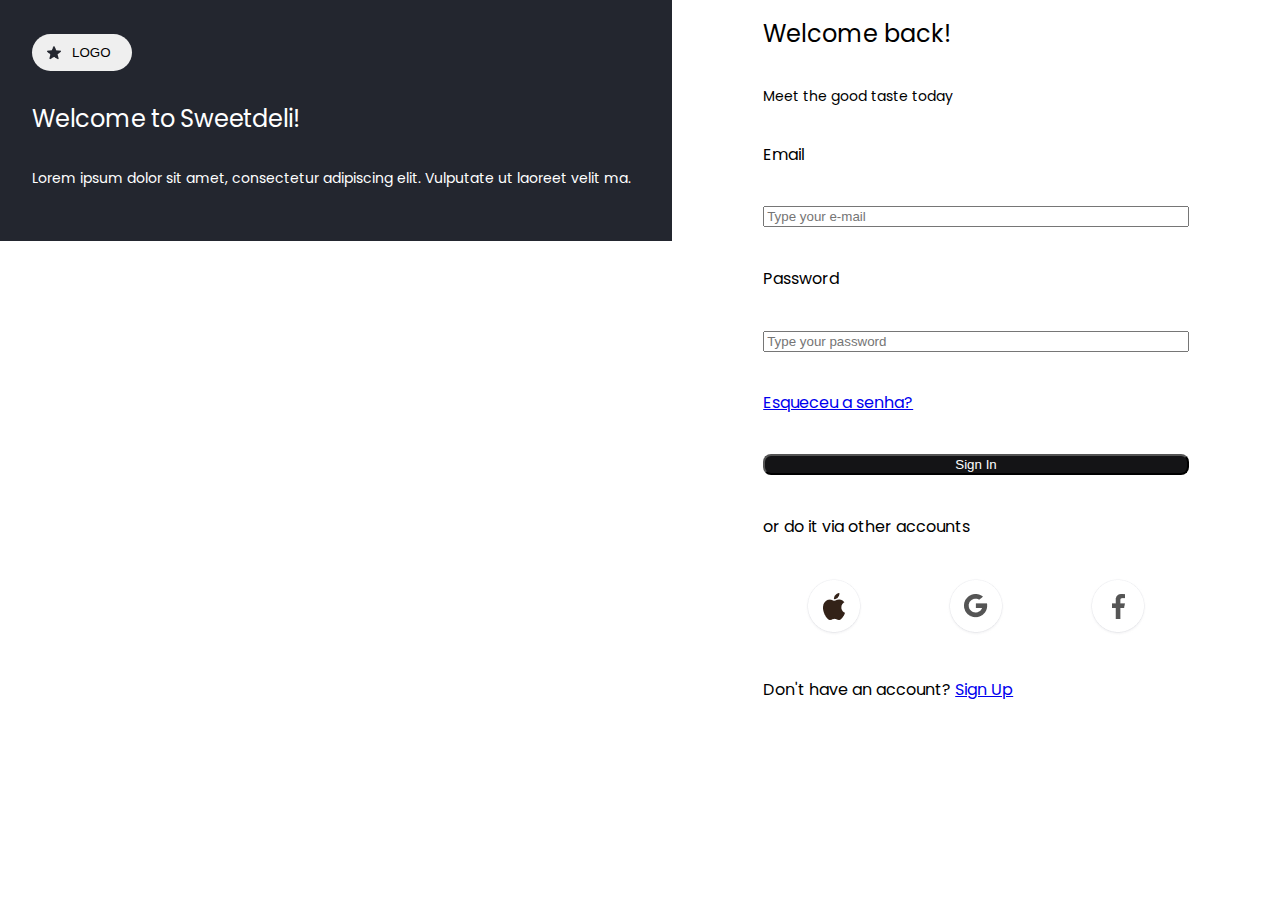
<file: index.html>
<!DOCTYPE html>
<html lang="pt-br">
<head>
    <meta charset="UTF-8">
    <meta name="viewport" content="width=device-width, initial-scale=1.0">
    <link rel="stylesheet" href="css/reset.css">
    <link rel="stylesheet" href="css/style.css">
    <link rel="stylesheet" href="css/media.css">
    <title>Sweetdeli! - Login</title>
</head>
<body>
    <header class="cabecalho">
        <button>
            <img src="img/star.png" alt="logo">
            LOGO
        </button>
        <h1 class="cabecalho__titulo"> Welcome to Sweetdeli!</h1>
        <p class="cabecalho__texto"> Lorem ipsum dolor sit amet, consectetur adipiscing elit. Vulputate ut laoreet velit ma. 
        </p>
    </header>
    <main>
        <section class="login">
            <h2 class="login__titulo">Welcome back!</h1>
            <p class="login__subtitulo">Meet the good taste today</p>

            <label for="" class="login__descricao">Email</label>
            <input type="email" class="login__email" placeholder="Type your e-mail">
            
            <label for="" class="login__descricao">Password</label>
            <input type="password" class="login__password" placeholder="Type your password">
            <a href="#" class="login__link">Esqueceu a senha?</a>
            <button class="login__botao">Sign In</button>
            <p class="login__texto">or do it via other accounts</p>
            <div class="login__container">
                <a href="https://www.icloud.com/"><img src="img/apple.png" alt="Apple">
                </a>
                
                <a href="https://encurtador.com.br/cAKOP">
                    <img src="img/google.png" alt="Google">
                </a>
                
                <a href="https://www.facebook.com/login/">
                    <img href="" src="img/face.png" alt="Facebook">
                </a>
            </div>
            <p class="login__texto">Don't have an account? <a href="#" class="login__destaque"> Sign Up</ </p>
        </section> 
    </main>
</body>
</html>
</file>
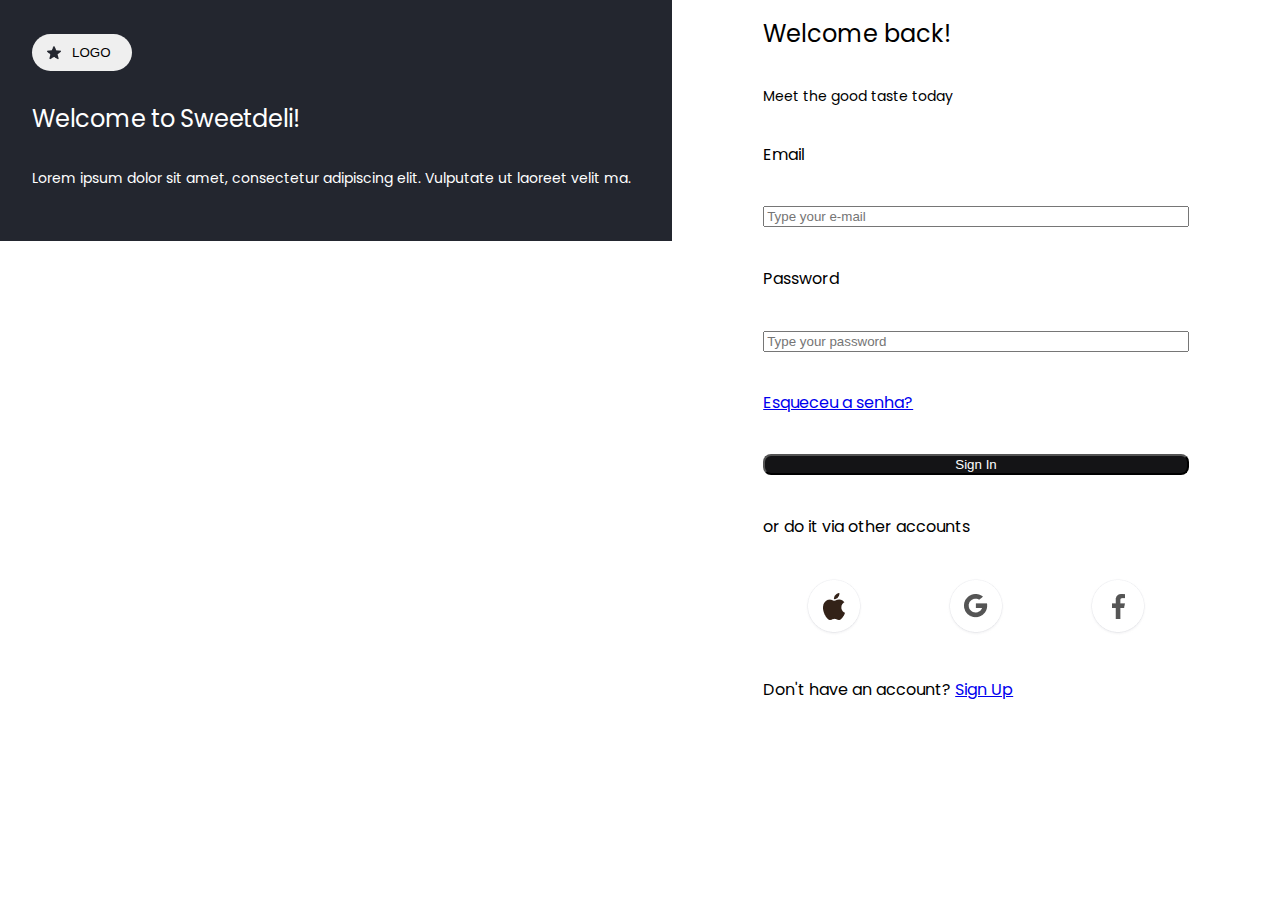
<file: login.html>
<!DOCTYPE html>
<html lang="pt-br">
<head>
    <meta charset="UTF-8">
    <meta name="viewport" content="width=device-width, initial-scale=1.0">
    <link rel="stylesheet" href="css/reset.css">
    <link rel="stylesheet" href="css/style.css">
    <link rel="stylesheet" href="css/media.css">
    <title>Sweetdeli! - Login</title>
</head>
<body>
    <header class="cabecalho">
        <button>
            <img src="img/star.png" alt="logo">
            LOGO
        </button>
        <h1 class="cabecalho__titulo"> Welcome to Sweetdeli!</h1>
        <p class="cabecalho__texto"> Lorem ipsum dolor sit amet, consectetur adipiscing elit. Vulputate ut laoreet velit ma. 
        </p>
    </header>
    <main>
        <section class="login">
            <h2 class="login__titulo">Welcome back!</h1>
            <p class="login__subtitulo">Meet the good taste today</p>

            <label for="" class="login__descricao">Email</label>
            <input type="email" class="login__email" placeholder="Type your e-mail">
            
            <label for="" class="login__descricao">Password</label>
            <input type="password" class="login__password" placeholder="Type your password">
            <a href="#" class="login__link">Esqueceu a senha?</a>
            <button class="login__botao">Sign In</button>
            <p class="login__texto">or do it via other accounts</p>
            <div class="login__container">
                <a href="https://www.icloud.com/"><img src="img/apple.png" alt="Apple">
                </a>
                
                <a href="https://encurtador.com.br/cAKOP">
                    <img src="img/google.png" alt="Google">
                </a>
                
                <a href="https://www.facebook.com/login/">
                    <img href="" src="img/face.png" alt="Facebook">
                </a>
            </div>
            <p class="login__texto">Don't have an account? <a href="#" class="login__destaque"> Sign Up</ </p>
        </section> 
    </main>
</body>
</html>
</file>
<file: css/style.css>
@import url('https://fonts.googleapis.com/css2?family=Poppins:wght@300&display=swap');

:root {
    --fundo: #23262F; 
    --verde-principal: #27272E;
    --verde-texto: #425466;
    --texto-fundo: #7a8287A;
    --input-funodo: #edf2f7;
    --verde-botao: #141416;
    --vedrde-contas: #718096;
    --branco: #ffffff;

    font-family: 'Poppins', sans-serif;
}
body {
    font-size: 16px;
}
.cabecalho {
    background-color: var(--fundo);
    height: 20vh;
    display: flex;
    flex-direction: column;
    justify-content: space-evenly;
    gap: 20px;
    padding: 22px 32px 39px 32px;
    color: var(--branco);
}
.cabecalho button{
    display: flex;
    width: 100px;
    height: 37px;
    padding: 6px 14px;
    align-items: center;
    border: none;
    gap: 10px;
    border-radius: 90px;
}
.cabecalho__titulo {
    font-size: 24px;
    font-style: normal;
    font-weight: 400;
    line-height: 32px; 
    letter-spacing: -0.24px;
}
.cabecalho__texto {
    font-size: 14px;
    font-style: normal;
    font-weight: 400;
    line-height: 24px;
}
.login {
    display: flex;
    flex-direction: column;
    margin: auto;
    justify-content: space-around;
    width: 70%;
    height: 80vh;
}
.login__titulo {
    font-size: 24px;

}
.login__subtitulo {
    font-size: 14px;
}
.login__descricao {
    display: flex;
    height: 17px;
    align-items: center;
    align-self: stretch;
}
.login__email {
}
.login__password {
}
.login__link {

}
.login__botao {
    background-color: var(--verde-botao);
    color: var(--branco);
    border-radius: 8px;
}
.login__texto {
}
.login__container {
    display: flex;
    justify-content: space-around;
    align-items: center;
}
.login__destaque {
}
</file>
<file: css/media.css>
@media (min-width: 769px) {
    body {
        display: flex;
        height: 93.7vh;
    }

    header {
        width: 50%;
        height: 93.7vh;
    }

    .foto {
        display: flex;
        justify-content: center;
        align-items: center;
        margin-top: 16%;
    }

    main {
        width: 50%;
    }
}
</file>
